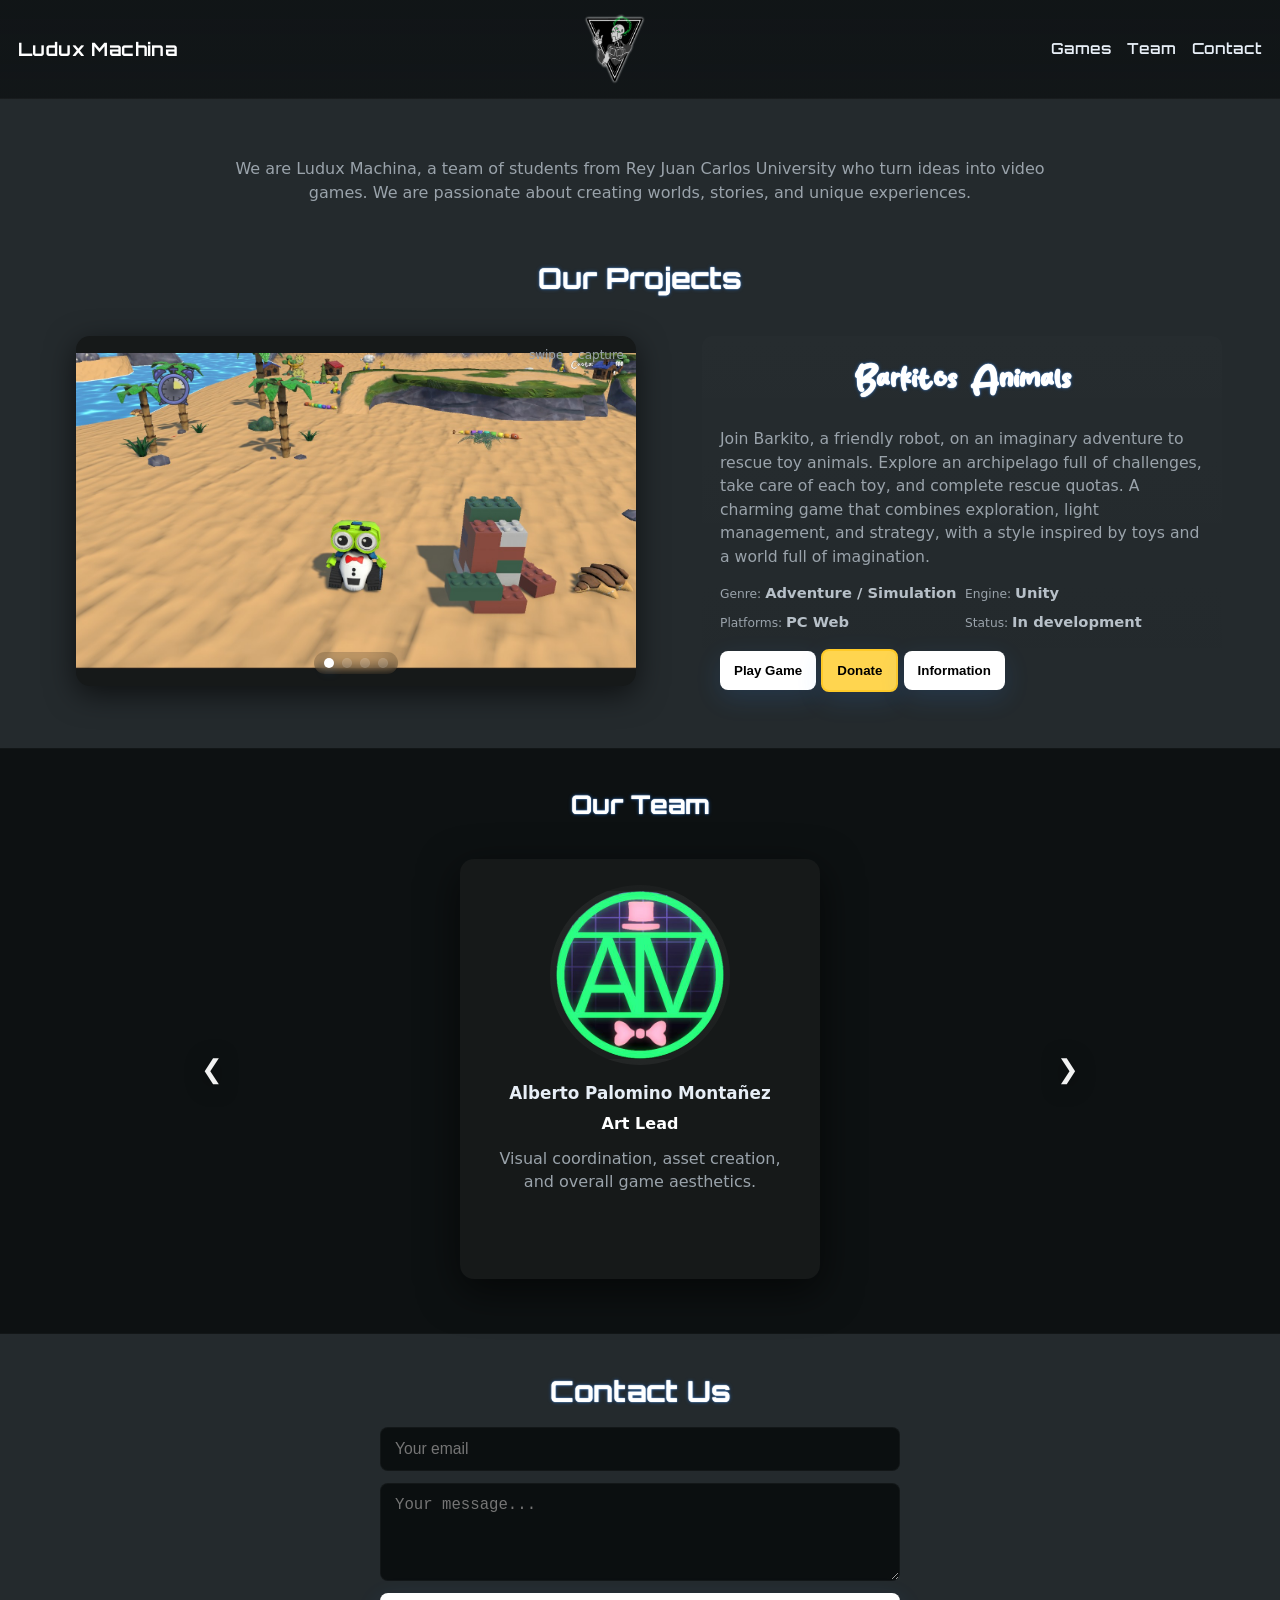
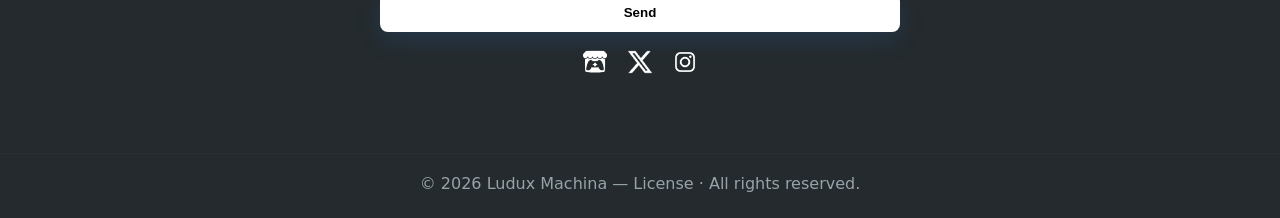
<file: index.html>
<!DOCTYPE html>
<html lang="en">
<head>
  <meta charset="utf-8" />
  <meta name="viewport" content="width=device-width,initial-scale=1" />
  <title>Ludux Machina</title>
  <link rel="stylesheet" href="css/style.css" />
</head>
<body>

  <nav>
    <div class="logo">Ludux Machina</div>
    <img src="img/logo.png" alt="Ludux Machina Logo" style="height:70px; text-align:center;">
    <div class="nav-links">
      <a href="#juegos">Games</a>
      <a href="#equipo">Team</a>
      <a href="#contacto">Contact</a>
    </div>
  </nav>

  <header class="hero">
    <p>We are Ludux Machina, a team of students from Rey Juan Carlos University who turn ideas into video games.
       We are passionate about creating worlds, stories, and unique experiences.</p>
  </header>

  <h2 id="games-title" class="title">Our Projects</h2>

  <section id="juegos" class="section games" aria-labelledby="games-title">
    <div class="carousel-wrap" aria-hidden="false">
      <div class="carousel-track" id="carouselTrack">
        <div class="carousel-item"><img src="img/Cap1.jpg" alt="Barkitos screenshot 1"></div>
        <div class="carousel-item"><img src="img/Cap2.jpg" alt="Barkitos screenshot 2"></div>
        <div class="carousel-item"><img src="img/Cap3.jpg" alt="Barkitos screenshot 3"></div>
        <div class="carousel-item"><img src="img/Cap4.jpg" alt="Barkitos screenshot 4"></div>
      </div>

      <div class="dots" id="dots" aria-hidden="false" title="Screenshot navigation"></div>
      <div class="swipe-hint">swipe • capture</div>
    </div>

    <aside class="game-info" role="complementary">
      <h2 id="game-title">Barkitos Animals</h2>
      <p>Join Barkito, a friendly robot, on an imaginary adventure to rescue toy animals. Explore an archipelago full of challenges, take care of each toy, and complete rescue quotas.
         A charming game that combines exploration, light management, and strategy, with a style inspired by toys and a world full of imagination.</p>

      <div class="meta">
        <div><small>Genre: </small><strong>Adventure / Simulation</strong></div>
        <div><small>Engine: </small><strong>Unity</strong></div>
        <div><small>Platforms: </small><strong>PC Web</strong></div>
        <div><small>Status: </small><strong>In development</strong></div>
      </div>

      <button id="playGameBtn" class="btn" style="margin-top:16px; color:#000">Play Game</button>
      <button id="donateBtn" class="btn donate" style="color:#000; margin-top:16px;">Donate</button>
      <button class="btn" style="color:#000; margin-top:16px;" onclick="window.location.href='info.html'">Information</button>
    </aside>

    <div id="donateModal" class="donate-modal">
      <div class="donate-box">
        <button id="closeDonateModal" class="close-donate">✖</button>

        <h3 class="donate-title">Make a Donation</h3>
        <p class="donate-text">Enter the amount you wish to donate:</p>

        <input id="donationAmount" type="number" min="1" placeholder="€" class="donation-input">

        <button id="sendDonation" class="btn donate-submit">
          Send Donation
        </button>

        <p id="donationMessage" class="donation-message"></p>
      </div>
    </div>
  </section>

  <div id="gameModal" style="display:none; position:fixed; top:0; left:0; width:100%; height:100%; background:rgba(0,0,0,0.85); justify-content:center; align-items:center; z-index:1000;">
    <div style="position:relative; width:95%; max-width:1200px; aspect-ratio:16/9; background:#000; border-radius:12px; overflow:hidden;">
        <button id="closeModal" style="position:absolute; top:10px; right:12px; z-index:10; font-size:24px; color:#fff; background:transparent; border:none; cursor:pointer;">&times;</button>
        <iframe src="https://itch.io/embed-upload/15292426?color=333333" allowfullscreen
        style="width:100%; height:100%; border:0; display:block;"></iframe>
    </div>
  </div>

  <section id="equipo" class="team" aria-labelledby="team-title">
    <h2 id="team-title" class="title">Our Team</h2>

    <div class="team-shell" role="region" aria-roledescription="team carousel" aria-label="Team members">
      <button class="arrow-btn arrow-left" id="prevBtn" aria-label="Previous member">&#10094;</button>

      <div id="memberArea" class="member-card" aria-live="polite">
        <div class="member-photo"><img src="img/bicho.jpg" alt=""></div>
        <div class="member-name">Name Surname</div>
        <div class="member-role">Role</div>
        <div class="member-bio">Short description of the role and responsibilities within the team.</div>
      </div>

      <button class="arrow-btn arrow-right" id="nextBtn" aria-label="Next member">&#10095;</button>
    </div>
  </section>

  <section id="contacto" class="contact">
    <h2 class="title">Contact Us</h2>

    <form id="contactForm" 
          action="https://formspree.io/f/mkgknqwv" 
          method="POST">
      <input type="email" name="email" placeholder="Your email" required>
      <textarea name="message" rows="4" placeholder="Your message..." required></textarea>
      <button class="btn" type="submit" style="color: #000;">Send</button>
    </form>

    <div style="text-align:center; margin-top:18px;">
        <a class="social" href="https://ludux-machina.itch.io/" aria-label="Itch.io"><img src="img/rss/itch.png" alt="Itch.io" style="width:24px; height:24px;"></a>
        <a class="social" href="https://x.com/LuduxMachina" aria-label="X"><img src="img/rss/tw.png" alt="X" style="width:24px; height:24px;"></a>
        <a class="social" href="https://www.instagram.com/luduxmachina/#" aria-label="IG"><img src="img/rss/ig.png" alt="Instagram" style="width:24px; height:24px;"></a>
    </div>
  </section>

  <footer>
    © <span id="year"></span> Ludux Machina — License · All rights reserved.
  </footer>
  <script>
    // ---------- YEAR ----------
    document.getElementById('year').textContent = new Date().getFullYear();

    // ---------- Game carousel ----------
    (function(){
      const track = document.getElementById('carouselTrack');
      const items = Array.from(track.children);
      const dotsContainer = document.getElementById('dots');
      const carouselWrap = track.parentElement; // obtener el contenedor
      let itemWidth = 560; // valor por defecto
      let current = 0;
      let autoplay = true;
      let timer = null;

      // Función para obtener el ancho real
      function updateItemWidth(){
        itemWidth = carouselWrap.offsetWidth;
      }

      // Actualizar al cargar y en resize
      updateItemWidth();
      window.addEventListener('resize', updateItemWidth);

      // create dots
      items.forEach((it, i) => {
        const d = document.createElement('div');
        d.className = 'dot' + (i===0 ? ' active' : '');
        d.dataset.index = i;
        d.addEventListener('click', ()=> { goTo(i); restart(); });
        dotsContainer.appendChild(d);
      });
      const dots = Array.from(dotsContainer.children);

      function update(){
        track.style.transform = `translateX(${ -current * itemWidth }px)`;
        dots.forEach((d, i) => d.classList.toggle('active', i===current));
      }

      function goTo(i){
        current = (i + items.length) % items.length;
        update();
      }

      function next(){
        current = (current + 1) % items.length;
        update();
      }

      function restart(){
        autoplay = true;
        clearInterval(timer);
        timer = setInterval(()=>{ next(); }, 4200);
      }

      // swipe support (mobile)
      let startX = null;
      track.addEventListener('touchstart', (e)=>{
        startX = e.touches[0].clientX;
        clearInterval(timer); autoplay = false;
      }, {passive:true});
      track.addEventListener('touchend', (e)=>{
        if (startX === null) return;
        const dx = (e.changedTouches[0].clientX - startX);
        if (dx > 30) { current = (current - 1 + items.length) % items.length; }
        else if (dx < -30) { current = (current + 1) % items.length; }
        update();
        startX = null;
        restart();
      });

      // mouse drag support (desktop)
      let isDown = false, startClientX = 0;
      track.addEventListener('mousedown', (e)=>{
        isDown = true; startClientX = e.clientX; clearInterval(timer);
      });
      window.addEventListener('mouseup', (e)=>{
        if (!isDown) return; isDown = false;
        const dx = e.clientX - startClientX;
        if (dx > 40) current = (current - 1 + items.length) % items.length;
        else if (dx < -40) current = (current + 1) % items.length;
        update(); restart();
      });

      // autoplay
      restart();
    })();

    // ---------- Team carousel (one-by-one with left/right arrows) ----------
    (function(){
      const members = [
        { name: "Alberto Palomino Montañez", role: "Art Lead", bio: "Visual coordination, asset creation, and overall game aesthetics.", img: "img/MembersImage/Alvert.jpg" },
        { name: "Miguel Lázaro Gil", role: "Programming Lead", bio: "Code architecture, game control, and mechanics implementation.", img: "img/MembersImage/mig.png" },
        { name: "Alba Poza Vela", role: "Artist / Programmer", bio: "Asset creation, UI, and animation.", img: "img/MembersImage/alba.jpg" },
        { name: "Julio Hornos Rodriguez", role: "Artist", bio: "2D and 3D asset creation, backgrounds, and animation.", img: "img/MembersImage/julio.png" },
        { name: "Alvaro Codorniu", role: "Artist", bio: "Visual design and 3D animations.", img: "img/MembersImage/alvaro.jpg" },
        { name: "Francisco Peña Caldito", role: "Programmer", bio: "Mechanics implementation, UI, and optimization.", img: "img/MembersImage/fran.png" }
      ];


      let memberArea = document.getElementById('memberArea');
      const prevBtn = document.getElementById('prevBtn');
      const nextBtn = document.getElementById('nextBtn');
      let idx = 0;
      let animating = false;

      function renderMember(newIdx, direction){
        if (animating) return;
        animating = true;
        const nextData = members[newIdx];

        // create new card element (for animation)
        const newCard = memberArea.cloneNode(true);
        // fill new
        newCard.querySelector('.member-photo img').src = nextData.img;
        newCard.querySelector('.member-photo img').alt = nextData.name;
        newCard.querySelector('.member-name').textContent = nextData.name;
        newCard.querySelector('.member-role').textContent = nextData.role;
        newCard.querySelector('.member-bio').textContent = nextData.bio;

        if (direction === 'right'){
            newCard.classList.add('enter-right');
        } else {
            newCard.classList.add('enter-left');
        }

        // position new card (insert after current)
        memberArea.parentNode.insertBefore(newCard, memberArea.nextSibling);

        // animate old card out
        if (direction === 'right'){ 
            memberArea.classList.add('leave-right'); /* ANTES: leave-left */
        } else { 
            memberArea.classList.add('leave-left'); /* ANTES: leave-right */
        }

        // after animation, remove old and keep new as #memberArea
        setTimeout(()=>{
            memberArea.remove();

            newCard.id = 'memberArea';

            memberArea = newCard; 

            animating = false;
        }, 480);

        idx = newIdx;
      }

      function attachEventsToButtons(){
        // reassign element variables
        const newPrev = document.getElementById('prevBtn');
        const newNext = document.getElementById('nextBtn');
        // click handlers already attached below, they use global idx and functions
      }

      function goNext(){
        const nextIdx = (idx + 1) % members.length;
        renderMember(nextIdx, 'right');
      }
      function goPrev(){
        const prevIdx = (idx - 1 + members.length) % members.length;
        renderMember(prevIdx, 'left');
      }

      // initial populate
      (function init(){
        const m = members[0];
        memberArea.querySelector('.member-photo img').src = m.img;
        memberArea.querySelector('.member-photo img').alt = m.name;
        memberArea.querySelector('.member-name').textContent = m.name;
        memberArea.querySelector('.member-role').textContent = m.role;
        memberArea.querySelector('.member-bio').textContent = m.bio;
      })();

      prevBtn.addEventListener('click', ()=> { if (!animating) goPrev(); });
      nextBtn.addEventListener('click', ()=> { if (!animating) goNext(); });

      // keyboard arrows
      window.addEventListener('keydown', (e)=>{
        if (e.key === 'ArrowLeft') prevBtn.click();
        if (e.key === 'ArrowRight') nextBtn.click();
      });
    })();
    
    //para el iFrame
    const playBtn = document.getElementById('playGameBtn');
    const modal = document.getElementById('gameModal');
    const closeModal = document.getElementById('closeModal');

    playBtn.addEventListener('click', () => {
    modal.style.display = 'flex';
    });

    closeModal.addEventListener('click', () => {
    modal.style.display = 'none';
    });

    // Opcional: cerrar modal al hacer clic fuera del contenido
    modal.addEventListener('click', (e) => {
    if(e.target === modal) modal.style.display = 'none';
    });
    const donateBtn = document.getElementById("donateBtn");
const donateModal = document.getElementById("donateModal");
const closeDonate = document.getElementById("closeDonateModal");
const sendDonation = document.getElementById("sendDonation");
const donationMessage = document.getElementById("donationMessage");

donateBtn.addEventListener("click", () => {
  donateModal.style.display = "flex";
  donationMessage.style.display = "none"; // ocultar mensaje cuando se abre
});

closeDonate.addEventListener("click", () => {
  donateModal.style.display = "none";
});

donateModal.addEventListener("click", (e) => {
  if (e.target === donateModal) donateModal.style.display = "none";
});

sendDonation.addEventListener("click", () => {
  const amount = document.getElementById("donationAmount").value;

  if (!amount || amount <= 0) {
    donationMessage.style.display = "block";
    donationMessage.style.color = "#d32f2f";
    donationMessage.textContent = "Introduce una cantidad válida.";
    return;
  }

  donationMessage.style.display = "block";
  donationMessage.style.color = "#4CAF50";
  donationMessage.textContent = "Thank you for your donation of $"+amount+"! 💛";

  // opcional: limpiar el input
  document.getElementById("donationAmount").value = "";
});
 // Animación al cargar
  document.body.classList.add('fade-in');

  // Animación al hacer clic en enlaces
  document.querySelectorAll('a').forEach(link => {
    if (link.target === "_blank") return; // no aplicar a links que abren nueva pestaña

    link.addEventListener('click', function (e) {
      e.preventDefault();
      const url = this.href;

      document.body.classList.add('fade-out');

      setTimeout(() => {
        window.location.href = url;
      }, 600); // mismo tiempo que la animación
    });
  });
  </script>
</body>
</html>
</file>
<file: css/style.css>
@import url('https://fonts.googleapis.com/css2?family=Orbitron:wght@400;500;700&display=swap');
@font-face {
  font-family: 'Cakecafe';
  src: url('../fonts/Cakecafe.ttf') format('truetype');
  font-weight: normal;
  font-style: normal;
  font-display: swap;
}

:root{
  --bg:#242a2d;
  --card:#161919;
  --accent:#ffffff;
  --muted:#9aa3ab;
  --text:#e7eef6;
}
*{box-sizing:border-box}
html,body{height:100%;margin:0;font-family:Inter, Rubik, system-ui, -apple-system, "Segoe UI", Roboto, "Helvetica Neue", Arial;}
body{
  background:var(--bg);
  color:var(--text);
  -webkit-font-smoothing:antialiased;
  -moz-osx-font-smoothing:grayscale;
  line-height:1.5;
}

/* NAV */
nav{
  position:sticky; top:0; z-index:80;
  background:linear-gradient(180deg, rgba(15,19,21,0.9), rgba(15,19,21,0.85));
  border-bottom:1px solid rgba(255,255,255,0.03);
  backdrop-filter: blur(6px);
  font-family: 'Orbitron', sans-serif;
  display:flex; align-items:center; justify-content:space-between;
  padding:14px 18px;
}
.logo{font-family: 'Orbitron', sans-serif; font-weight:700; color:var(--accent); font-size:1.15rem; letter-spacing:0.4px}
.nav-links{display:flex; gap:16px; align-items:center}
.nav-links a{color:var(--text); text-decoration:none; font-weight:600; font-size:0.95rem}
.nav-links a:hover{color:var(--accent)}

/* HERO */
.hero{padding:48px 18px 28px; text-align:center}
.hero h1{font-family:Rubik,Inter; margin:0; font-size:2.2rem; color:var(--accent)}
.hero p{max-width:820px;margin:10px auto 0;color:var(--muted); font-size:1rem}

/* LAYOUT: juegos + info (mobile first) */
.section{
  max-width:1200px; margin:36px auto; padding:0 18px;
}

/* JUEGOS: carousel left, info right on wide screens */
.games {
  display:flex; flex-direction:column; gap:20px; align-items:center;
}

@media(min-width:920px){
  .games{flex-direction:row; align-items:flex-start; justify-content:center; gap:48px}
}

/* 1. El ABUELO (Contenedor): Define la altura fija */
.carousel-wrap {
    width: 100%;            
    max-width: 560px;       
    /*height: 380px;          /* <--- Altura MAESTRA definida aquí */
    aspect-ratio: 16 / 10;
    border-radius: 14px; 
    background: var(--card);
    overflow: hidden;       
    position: relative; 
    box-shadow: 0 8px 30px rgba(0,0,0,0.6);
    margin: 0 auto;         
}

/* 2. EL PADRE (Pista): Debe heredar la altura del abuelo */
.carousel-track {
    display: flex; 
    width: 100%;            
    height: 100%;           /* <--- IMPORTANTE: Hereda los 315px del wrap */
    transition: transform .55s cubic-bezier(.2,.9,.2,1);
}

/* 3. EL HIJO (Item): Debe heredar la altura de la pista */
.carousel-item {
    flex: 0 0 100%;      
    width: 100%;         
    max-width: 100%;     
    height: 100%;        /* <--- IMPORTANTE: Hereda el 100% de altura */
    user-select: none; 
    position: relative;
}

/* 4. LA NIETA (Imagen): Debe llenar al hijo */
.carousel-item img {
    width: 100%; 
    height: 100%;        /* <--- IMPORTANTE: Fuerza a la imagen a medir 315px */
    object-fit:contain;   /* <--- MAGIA: Recorta lo que sobre para no deformar la imagen */
    display: block;      /* Elimina espacios blancos fantasma debajo de la imagen */
}

/* dots */
.dots{
  position:absolute; bottom:12px; left:50%; transform:translateX(-50%);
  display:flex; gap:8px; align-items:center;
  background:linear-gradient(180deg, rgba(0,0,0,0.18), rgba(0,0,0,0.12));
  padding:6px 10px; border-radius:999px;
  backdrop-filter: blur(6px);
}
.dot{
  width:10px; height:10px; border-radius:50%; background:rgba(255,255,255,0.15);
  border:1px solid rgba(255,255,255,0.04); cursor:pointer;
}
.dot.active{background:var(--accent); box-shadow:0 4px 12px rgba(47,140,255,0.18)}

/* swipe hint (tiny) */
.swipe-hint{position:absolute; top:10px; right:12px; font-size:12px; color:var(--muted)}

.title {
  font-family: 'Orbitron', sans-serif;
  text-align: center;
  color: var(--accent);
  margin-bottom: 24px;
  font-size: 1.8rem;
  text-shadow:
    0 0 1px var(--accent),
    0 0 2px rgba(47,140,255,0.6),
    0 0 4px rgba(47,140,255,0.4);
}

#game-title {
  font-family: 'Cakecafe', sans-serif;
  text-align: center;
  color: var(--accent);
  margin-bottom: 24px;
  font-size: 1.8rem;
  text-shadow:
    0 0 1px var(--accent),
    0 0 2px rgba(47,140,255,0.6),
    0 0 4px rgba(47,140,255,0.4);
}
/* game info box */
.game-info{
  max-width:520px; background:linear-gradient(180deg, rgba(255,255,255,0.01), rgba(255,255,255,0.00));
  padding:18px; border-radius:10px;
}
.game-info h2{margin:6px 0; color:var(--accent); font-size:1.6rem}
.game-info p{color:var(--muted); margin:10px 0 14px; font-size:0.98rem}
.meta{display:grid; gap:6px; grid-template-columns:1fr 1fr; color:#b7c0c8; font-size:0.92rem}
.meta small{color:#9aa3ab}

/* TEAM */
.team{
  margin-top:38px; padding:36px 18px; background:#0d1112; border-top:1px solid rgba(255,255,255,0.02);
  border-bottom:1px solid rgba(255,255,255,0.02);
}
.team h2{text-align:center; color:var(--accent); margin:0 0 18px; font-size:1.6rem}

.team-shell{
    max-width:760px; margin:0 auto; 
    display: grid; 
    place-items: center; 
    position:relative;
    padding:18px 8px;
}

/* central card for a single member */
.member-card{
    width:360px; height:420px; background:var(--card); border-radius:14px; padding:20px;
    box-shadow: 0 12px 40px rgba(0,0,0,0.6);
    display:flex; flex-direction:column; align-items:center; justify-content:flex-start;
    position:relative; overflow:visible;
    grid-column: 1 / 1;
    grid-row: 1 / 1;
}

.member-photo{
  width:180px; height:180px; border-radius:999px; overflow:hidden; margin-top:6px; border:6px solid rgba(255,255,255,0.04);
  background:linear-gradient(180deg, rgba(255,255,255,0.02), rgba(0,0,0,0.12));
  display:flex; align-items:center; justify-content:center;
}
.member-photo img{width:100%; height:100%; object-fit:cover; display:block}

.member-name{margin-top:16px; font-weight:700; color:var(--text); font-size:1.05rem}
.member-role{color:var(--accent); margin-top:6px; font-weight:600}
.member-bio{color:var(--muted); margin-top:12px; text-align:center; padding:0 6px; line-height:1.4}

/* arrows placed outside like the image */
.arrow-btn{
  position:absolute; top:50%; transform:translateY(-50%);
  background:transparent; border:0; color:rgba(255,255,255,0.95);
  width:44px; height:60px; display:flex; align-items:center; justify-content:center;
  font-size:26px; transition:all .18s ease;
  filter:drop-shadow(0 2px 10px rgba(0,0,0,0.6));
}
.arrow-btn:hover{transform:translateY(-50%) scale(1.06)}
.arrow-left{left:-70px}
.arrow-right{right:-70px}

/* for small screens, bring arrows closer */
@media(max-width:520px){
  .arrow-left{left:6px}
  .arrow-right{right:6px}
  .member-card{width:88%; height:auto; padding:18px}
  .member-photo{width:140px; height:140px}
}

/* member animation states (fade + slide) */
.member-card.enter-left{animation:enter-left .52s both cubic-bezier(.2,.9,.2,1)}
.member-card.enter-right{animation:enter-right .52s both cubic-bezier(.2,.9,.2,1)}
.member-card.leave-left{animation:leave-left .48s both cubic-bezier(.2,.9,.2,1)}
.member-card.leave-right{animation:leave-right .48s both cubic-bezier(.2,.9,.2,1)}

@keyframes enter-left{
  from{opacity:0; transform:translateX(-24px) scale(.99)}
  to{opacity:1; transform:translateX(0) scale(1)}
}
@keyframes enter-right{
  from{opacity:0; transform:translateX(24px) scale(.99)}
  to{opacity:1; transform:translateX(0) scale(1)}
}
@keyframes leave-left{
  from{opacity:1; transform:translateX(0) scale(1)}
  to{opacity:0; transform:translateX(30px) scale(.98)}
}
@keyframes leave-right{
  from{opacity:1; transform:translateX(0) scale(1)}
  to{opacity:0; transform:translateX(-30px) scale(.98)}
}

/* CONTACT + FOOTER */
.contact{max-width:720px; margin:36px auto; padding:0 18px 36px}
.contact h2{color:var(--accent); text-align:center; margin-bottom:14px}
.contact form{display:flex; flex-direction:column; gap:12px; max-width:520px; margin:0 auto}
input,textarea{
  background:#0b0f10; border:1px solid rgba(255,255,255,0.03); color:var(--text);
  padding:12px 14px; border-radius:8px; font-size:0.98rem;
}
.btn{
  background:var(--accent); border:0; color:white; padding:12px 14px; border-radius:8px; font-weight:700; cursor:pointer;
  box-shadow: 0 8px 26px rgba(47,140,255,0.14);
}
.donate {
  background: #ffd54f;
  border: 2px solid #ffca28;
  transition: 0.25s;
}

.donate:hover {
  background: #ffca28;
  transform: scale(1.05);
}

/* ==== DONATION MODAL ==== */

.donate-modal {
  display: none;
  position: fixed;
  top: 0; left: 0;
  width: 100%; height: 100%;
  background: rgba(0, 0, 0, 0.65);
  backdrop-filter: blur(4px);
  justify-content: center;
  align-items: center;
  z-index: 2000;
}

.donate-box {
  background: rgba(15, 19, 21, 0.92);
  padding: 26px;
  border-radius: 14px;
  width: 90%;
  max-width: 360px;
  text-align: center;
  box-shadow: 0 12px 40px rgba(0, 0, 0, 0.6);
  position: relative;
  border: 1px solid rgba(255,255,255,0.04);
}

.close-donate {
  position: absolute;
  top: 8px;
  right: 12px;
  font-size: 22px;
  background: none;
  border: none;
  color: var(--text);
  cursor: pointer;
  transition: 0.2s;
}
.close-donate:hover { transform: scale(1.15); color: var(--accent); }

.donate-title {
  font-family: 'Orbitron', sans-serif;
  color: var(--accent);
  margin-bottom: 10px;
  font-size: 1.3rem;
}

.donate-text {
  color: var(--muted);
  margin-bottom: 10px;
  font-size: 0.95rem;
}

.donation-input {
  width: 80%;
  padding: 10px;
  margin-top: 8px;
  border-radius: 8px;
  border: 1px solid rgba(255,255,255,0.06);
  background: #0b0f10;
  color: var(--text);
  text-align: center;
  font-size: 1rem;
}

.donate-submit {
  margin-top: 16px;
  width: 100%;
  color: #000 !important;
}

.donation-message {
  display: none;
  margin-top: 16px;
  font-weight: bold;
  font-size: 0.95rem;
}


footer{padding:18px; color:#97a3ab; text-align:center; border-top:1px solid rgba(255,255,255,0.02)}
a.social{color:var(--accent); margin:0 8px; text-decoration:none; font-size:18px}

/* Página aparece suavemente */
  .fade-in {
    animation: fadeInPage 0.6s ease forwards;
  }

  /* Página se desvanece al salir */
  .fade-out {
    animation: fadeOutPage 0.6s ease forwards;
  }

  @keyframes fadeInPage {
    from { opacity: 0; }
    to { opacity: 1; }
  }

  @keyframes fadeOutPage {
    from { opacity: 1; }
    to { opacity: 0; }
  }
</file>
